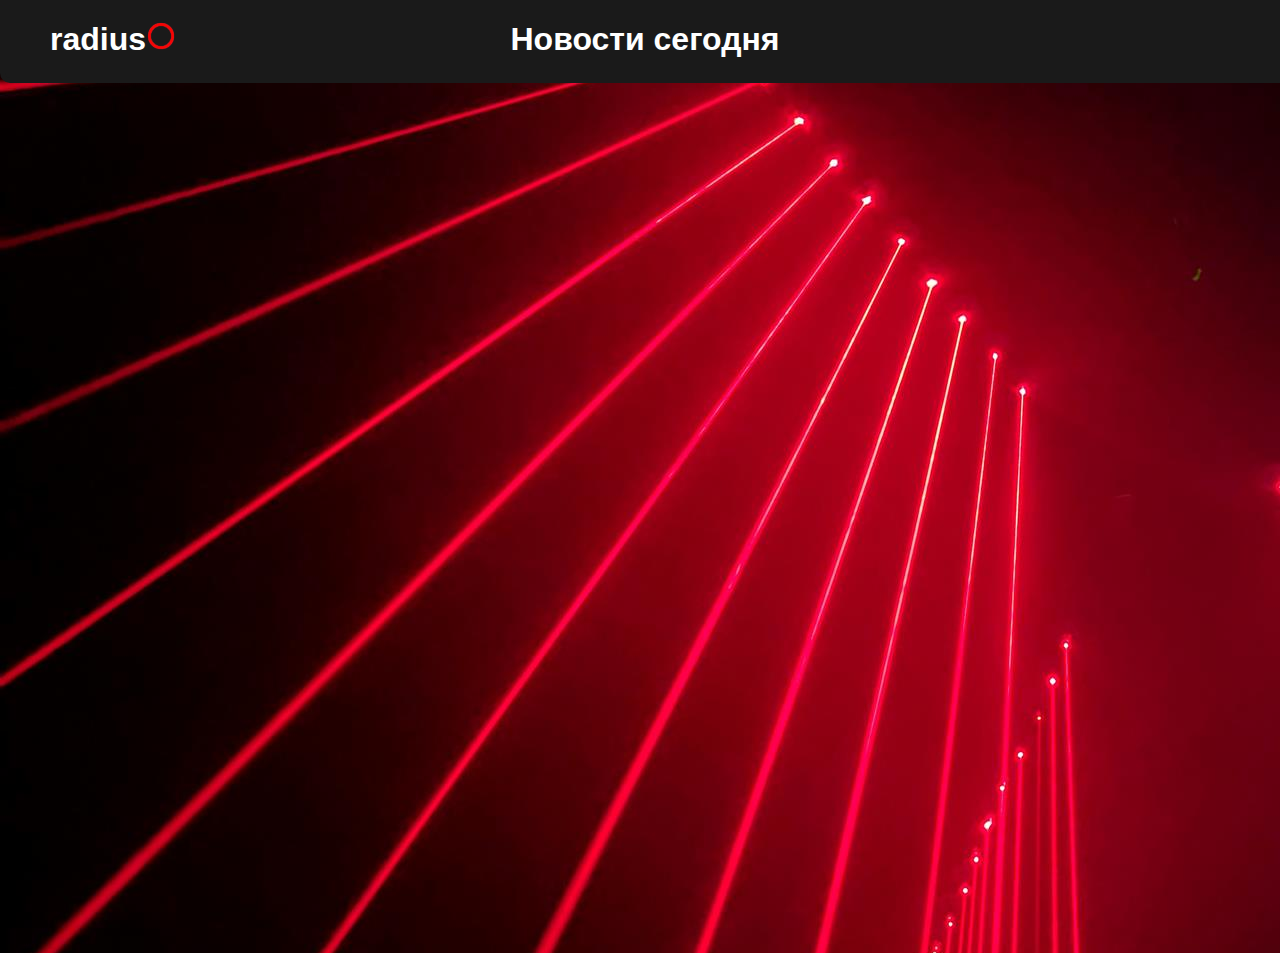
<file: index.html>
<!DOCTYPE html>
<html lang="en">
<head>
    <meta charset="UTF-8">
    <meta name="viewport" content="width=device-width, initial-scale=1.0">
    <link rel="icon" href="./img/favicon.png">
    <link rel="stylesheet" href="./style.css">
    <title data-meta-dynamic="true">radius - Новости из мира нанотехнологий!</title>
</head>
<div class="header">
    <br>
</div>
<body>
    <main>
        <head>
            <div class="list-menu">
                <br>
                <center><h1>Новости сегодня</h1></center>
                <div class="logo">
                    <p><h1><b>radius</h1></p>
                    <img src="./img/favicon.png" width="30px" height="30px" alt="logo">
                </div>
            </div>
        </head>
        <div class="news">
            <ul class="news1"> 
                <li><a href="./news/news1.html">Путин заявил о важности развития нанотехнологий, отметив, что без этого у российской экономики нет будущего.</a></li>
                <li><img class="newsi" src="./img/1.png" height="155" style="border-radius: 10px;"></li>
            </ul>
            
            
            <ul class="news2"> 
                <li><a href="./news/news2.html">Нобелевскую премию по химии дали создателям квантовых точек. Подробнее в статье</a></li>
                <li><img class="newsi" src="./img/2.jpg" height="155" style="border-radius: 10px;"></li>
            </ul>
            <ul class="news3"> 
                <li><a href="./news/news3.html">Представлен первый квантовый процессор в 3D-компоновке — кубиты в нём уложены стопкой</a></li>
                <li><img class="newsi" src="./img/3.jpg" height="155" style="border-radius: 10px;"></li>
            </ul>
            <ul class="news4"> 
                <li><a href="./news/news4.html">Ученые стали на шаг ближе к созданию «биокомпьютеров». Они будут использовать клетки человеческого мозга</a></li>
                <li><img class="newsi" src="./img/4.jpg" height="155" style="border-radius: 10px;"></li>
            </ul>
            <ul class="news5"> 
                <li><a href="./news/news5.html">«Воспроизводить механизмы работы мозга»: российские учёные — о создании биологического компьютера</a></li>
                <li><img class="newsi" src="./img/5.jpeg" height="155" style="border-radius: 10px;"></li>
            </ul>
        </div>
    </main>
</body>
</div>
</div>
</div>
</html>
</file>
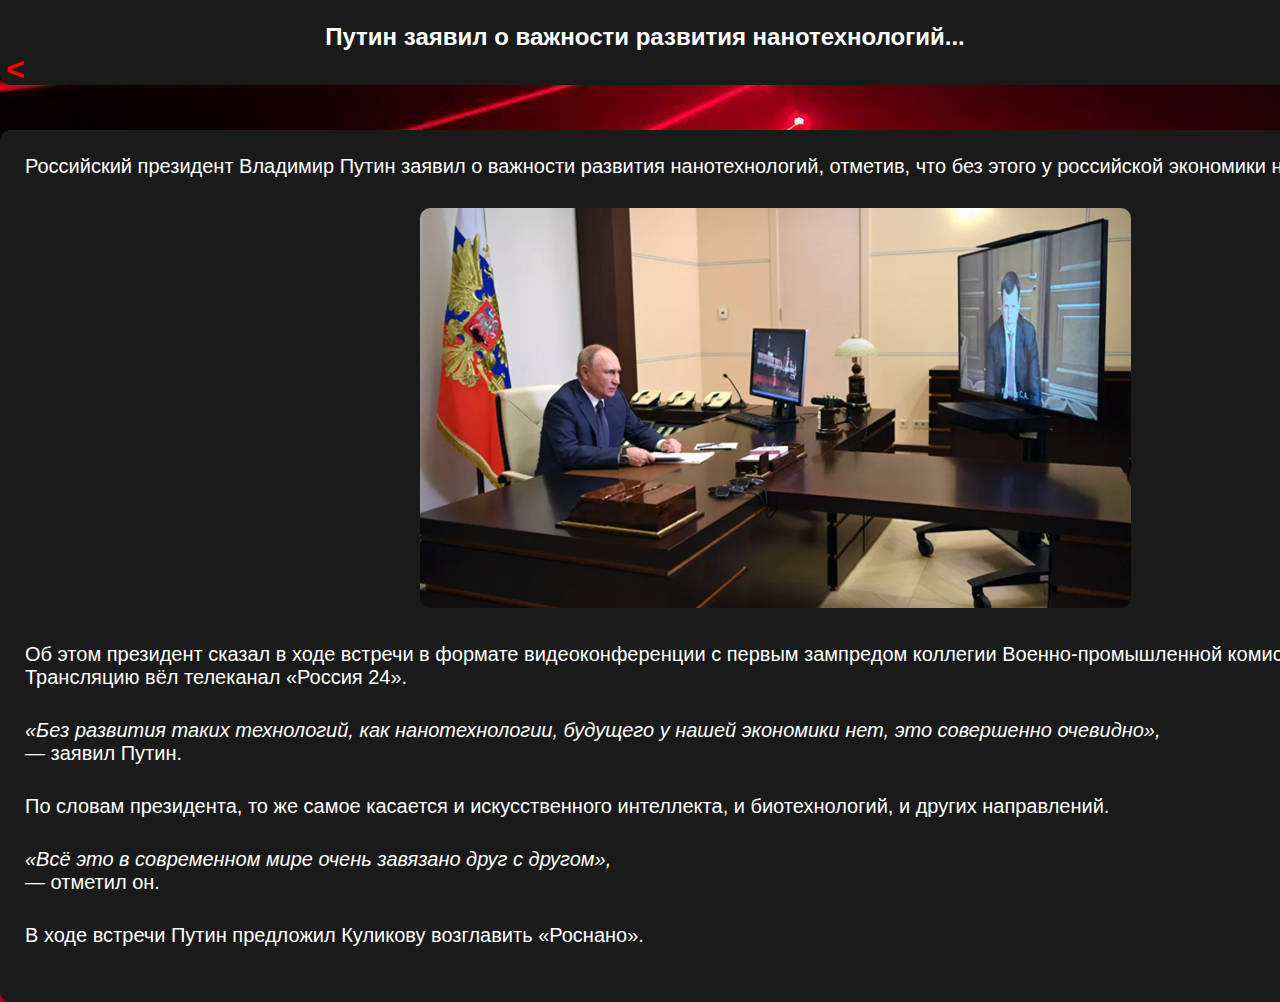
<file: news/news1.html>
<!DOCTYPE html>
<html lang="en">
<head>
    <meta charset="UTF-8">
    <meta name="viewport" content="width=device-width, initial-scale=1.0">
    <link rel="icon" href="../img/favicon.png">
    <link rel="stylesheet" href="./news-style.css">
    <div id="back">
    <title>Путин заявил о важности развития нанотехнологий, отметив, что без этого у российской экономики нет будущего.</title>
</head>
<div class="header">
    <br>
    <center><h2>Путин заявил о важности развития нанотехнологий...</h2></center> 
    <h1><a href="../index.html" style="color: red;"><</a></h1> 
</div>
<body>
<ul class="article">
    <li>Российский президент Владимир Путин заявил о важности развития нанотехнологий, отметив, что без этого у российской экономики нет будущего.</li>
    <li><center><img class="in" style="border-radius: 10px" src="../img/1.png"></center></li>
    <li>Об этом президент сказал в ходе встречи в формате видеоконференции с первым зампредом коллегии Военно-промышленной комиссии Сергеем Куликовым. Трансляцию вёл телеканал «Россия 24».</li>
    <li><i>«Без развития таких технологий, как нанотехнологии, будущего у нашей экономики нет, это совершенно очевидно»,</i>
    <p>— заявил Путин.</p></li>
    <li>По словам президента, то же самое касается и искусственного интеллекта, и биотехнологий, и других направлений.</li>
    <li><i>«Всё это в современном мире очень завязано друг с другом»,</i>
    <p> — отметил он.</p></li>
    <li>В ходе встречи Путин предложил Куликову возглавить «Роснано».</li>    
</div>
</div> 
</div>
</body>
</html>
</file>
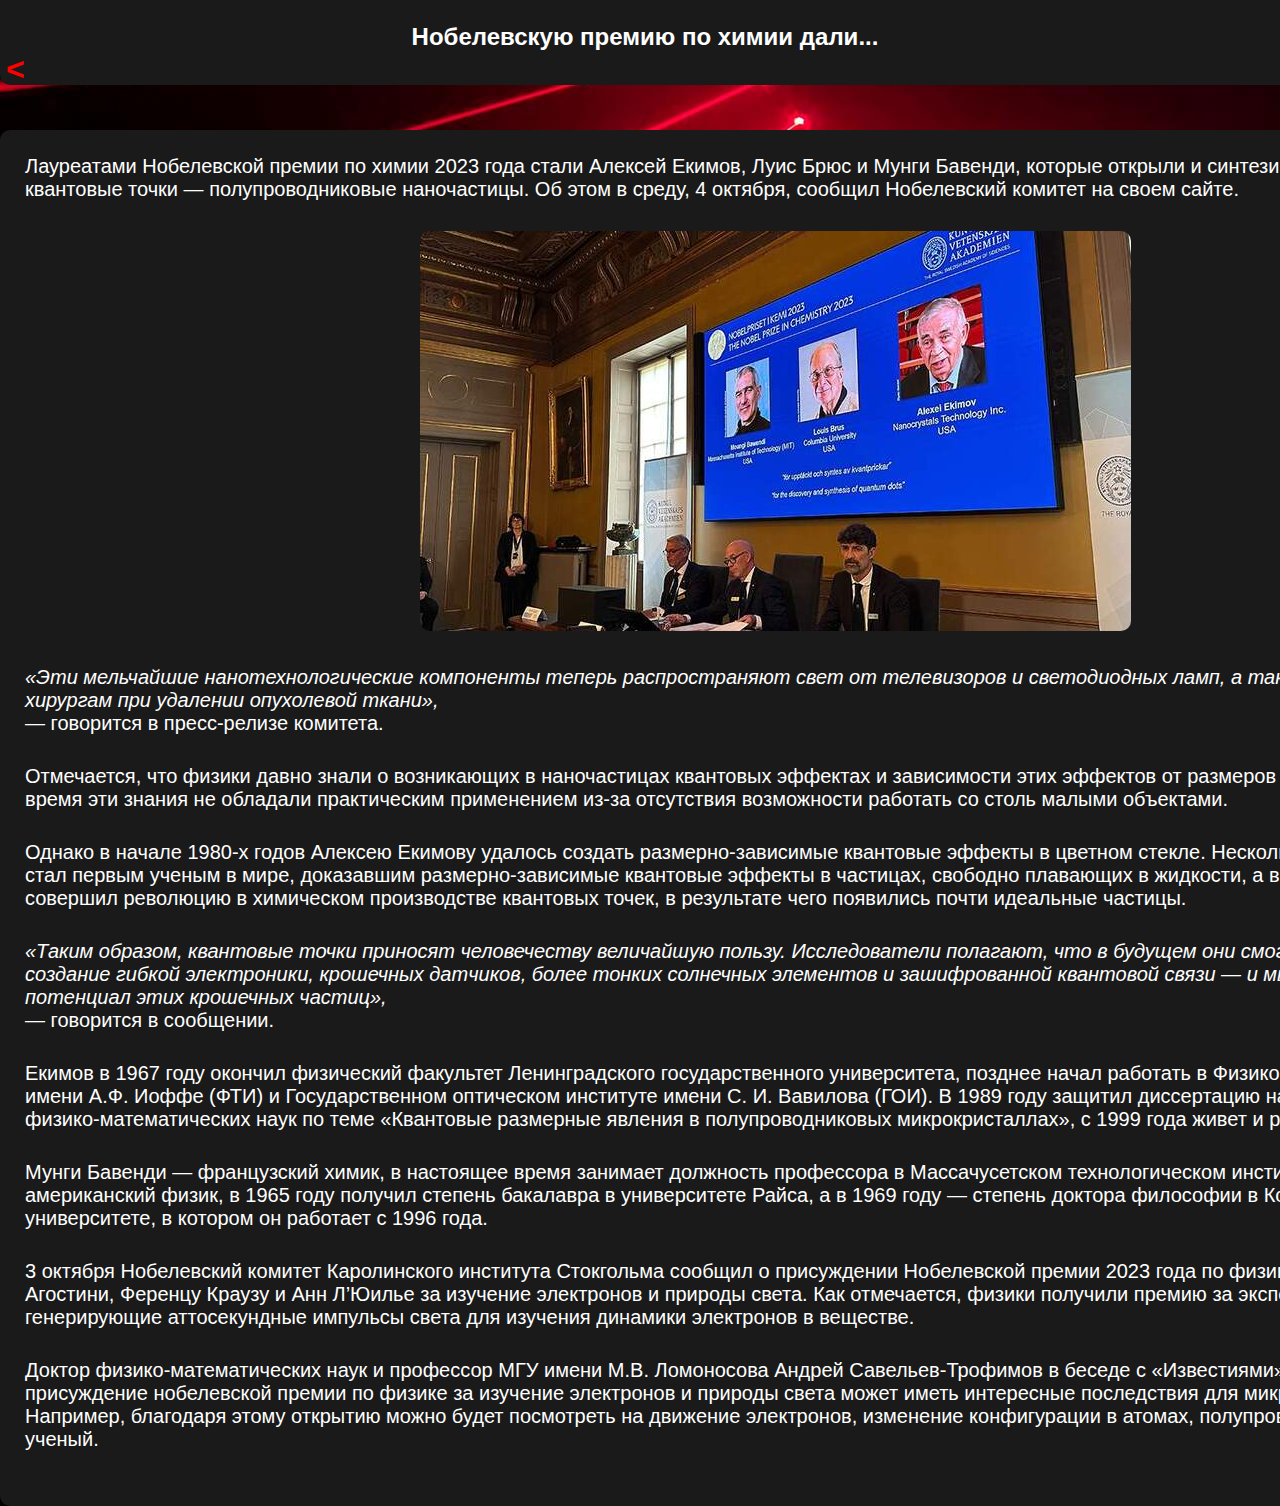
<file: news/news2.html>
<!DOCTYPE html>
<html lang="en">
<head>
    <meta charset="UTF-8">
    <meta name="viewport" content="width=device-width, initial-scale=1.0">
    <link rel="icon" href="../img/favicon.png">
    <link rel="stylesheet" href="./news-style.css">
    <title>Нобелевскую премию по химии дали создателям квантовых точек</title>
</head>
<div class="header">
<br>
<center><h2>Нобелевскую премию по химии дали...</h2></center> 
<h1><a href="../index.html" style="color: red;"><</a></h1>
</div>

<body>
    <ul class="article">
        <li>Лауреатами Нобелевской премии по химии 2023 года стали Алексей Екимов, Луис Брюс и Мунги Бавенди, которые открыли и синтезировали так называемые квантовые точки — полупроводниковые наночастицы. Об этом в среду, 4 октября, сообщил Нобелевский комитет на своем сайте.</li>
        <li><center><img class="in" style="border-radius: 10px" src="../img/2.jpg"></center></li>
        <li><i>«Эти мельчайшие нанотехнологические компоненты теперь распространяют свет от телевизоров и светодиодных ламп, а также могут помочь хирургам при удалении опухолевой ткани»,</i>
        <p>— говорится в пресс-релизе комитета.</p></li>
        <li>Отмечается, что физики давно знали о возникающих в наночастицах квантовых эффектах и зависимости этих эффектов от размеров частиц. При этом долгое время эти знания не обладали практическим применением из-за отсутствия возможности работать со столь малыми объектами.</li>
        <li>Однако в начале 1980-х годов Алексею Екимову удалось создать размерно-зависимые квантовые эффекты в цветном стекле. Несколько лет спустя Луи Брус стал первым ученым в мире, доказавшим размерно-зависимые квантовые эффекты в частицах, свободно плавающих в жидкости, а в 1993 году Мунги Бавенди совершил революцию в химическом производстве квантовых точек, в результате чего появились почти идеальные частицы.</li>
        <li><i>«Таким образом, квантовые точки приносят человечеству величайшую пользу. Исследователи полагают, что в будущем они смогут внести свой вклад в создание гибкой электроники, крошечных датчиков, более тонких солнечных элементов и зашифрованной квантовой связи — и мы только начали изучать потенциал этих крошечных частиц»,</i>
        <p>— говорится в сообщении.</p></li>    
        <li>Екимов в 1967 году окончил физический факультет Ленинградского государственного университета, позднее начал работать в Физико-техническом институте имени А.Ф. Иоффе (ФТИ) и Государственном оптическом институте имени С. И. Вавилова (ГОИ). В 1989 году защитил диссертацию на степень доктора физико-математических наук по теме «Квантовые размерные явления в полупроводниковых микрокристаллах», с 1999 года живет и работает в США.</li>
        <li>Мунги Бавенди — французский химик, в настоящее время занимает должность профессора в Массачусетском технологическом институте. Луис Брюс — американский физик, в 1965 году получил степень бакалавра в университете Райса, а в 1969 году — степень доктора философии в Колумбийском университете, в котором он работает с 1996 года.</li>
        <li>3 октября Нобелевский комитет Каролинского института Стокгольма сообщил о присуждении Нобелевской премии 2023 года по физике ученым Пьеру Агостини, Ференцу Краузу и Анн Л’Юилье за изучение электронов и природы света. Как отмечается, физики получили премию за экспериментальные методы, генерирующие аттосекундные импульсы света для изучения динамики электронов в веществе.</li>
        <li>Доктор физико-математических наук и профессор МГУ имени M.В. Ломоносова Андрей Савельев-Трофимов в беседе с «Известиями» заявил, что присуждение нобелевской премии по физике за изучение электронов и природы света может иметь интересные последствия для микроэлектроники. Например, благодаря этому открытию можно будет посмотреть на движение электронов, изменение конфигурации в атомах, полупроводниках рассказал ученый.</li>

    </div>
</body>
</html>
</file>
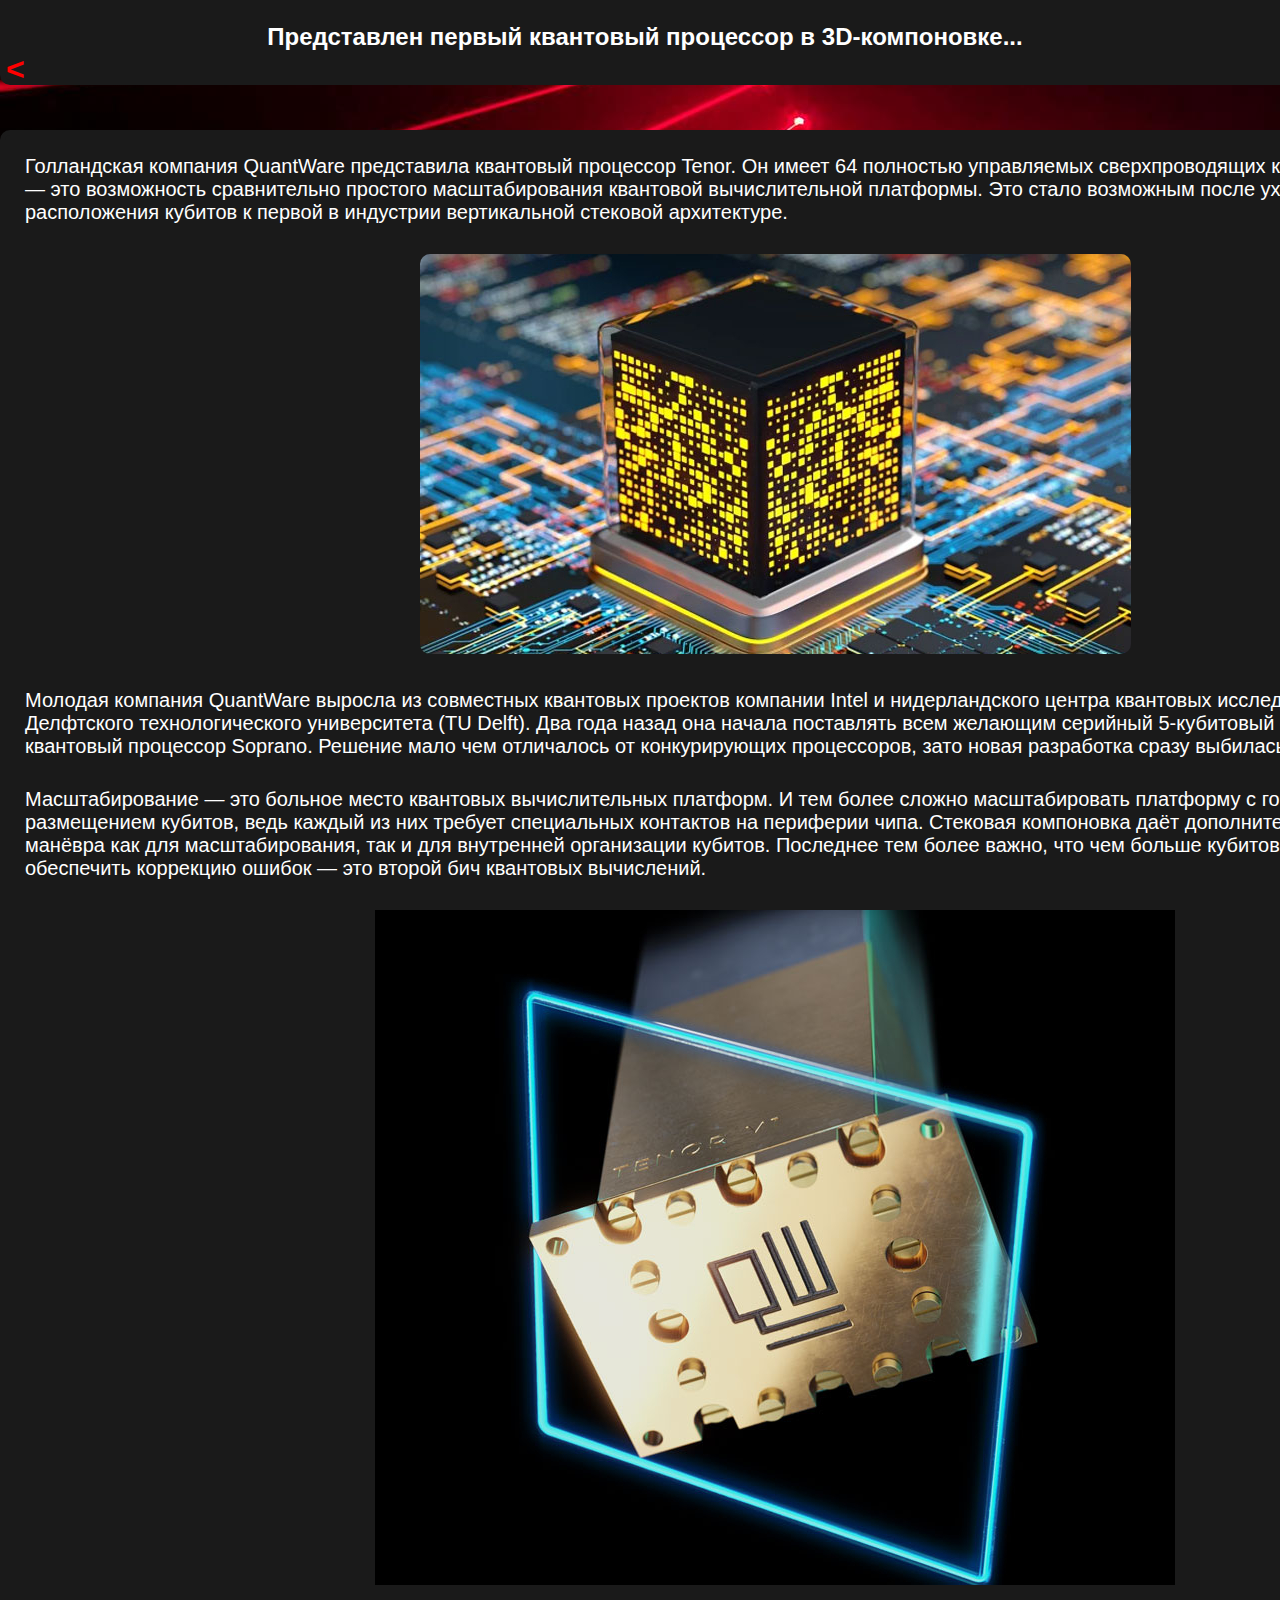
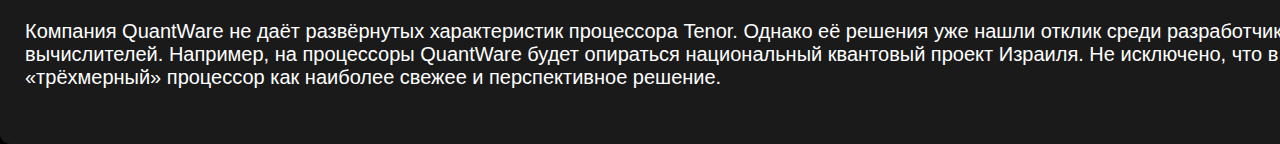
<file: news/news3.html>
<!DOCTYPE html>
<html lang="en">
<head>
    <meta charset="UTF-8">
    <meta name="viewport" content="width=device-width, initial-scale=1.0">
    <link rel="icon" href="../img/favicon.png">
    <link rel="stylesheet" href="./news-style.css">
    <div id="back">
    <title>Путин заявил о важности развития нанотехнологий, отметив, что без этого у российской экономики нет будущего.</title>
</head>
<div class="header">
    <br>
    <center><h2>Представлен первый квантовый процессор в 3D-компоновке...</h2></center> 
    <h1><a href="../index.html" style="color: red;"><</a></h1> 
</div>
<body>
<ul class="article">
    <li>Голландская компания QuantWare представила квантовый процессор Tenor. Он имеет 64 полностью управляемых сверхпроводящих кубита. Но главное в нём — это возможность сравнительно простого масштабирования квантовой вычислительной платформы. Это стало возможным после ухода от планарного расположения кубитов к первой в индустрии вертикальной стековой архитектуре.</li>
    <li><center><img src="../img/3.jpg" style="border-radius: 10px;"></center></li>    
    <li>Молодая компания QuantWare выросла из совместных квантовых проектов компании Intel и нидерландского центра квантовых исследований QuTech Делфтского технологического университета (TU Delft). Два года назад она начала поставлять всем желающим серийный 5-кубитовый сверхпроводящий квантовый процессор Soprano. Решение мало чем отличалось от конкурирующих процессоров, зато новая разработка сразу выбилась из ряда предложений.</li>
    <li>Масштабирование — это больное место квантовых вычислительных платформ. И тем более сложно масштабировать платформу с горизонтальным размещением кубитов, ведь каждый из них требует специальных контактов на периферии чипа. Стековая компоновка даёт дополнительное пространство для манёвра как для масштабирования, так и для внутренней организации кубитов. Последнее тем более важно, что чем больше кубитов можно связать, тем легче обеспечить коррекцию ошибок — это второй бич квантовых вычислений.</li>
    <li><center><img src="../img/3(1).jpg"</center></li>
    <li>Компания QuantWare не даёт развёрнутых характеристик процессора Tenor. Однако её решения уже нашли отклик среди разработчиков квантовых вычислителей. Например, на процессоры QuantWare будет опираться национальный квантовый проект Израиля. Не исключено, что в работу будет взят уже «трёхмерный» процессор как наиболее свежее и перспективное решение.</li>
</div>
</div> 
</div>
</body>
</html>
</file>
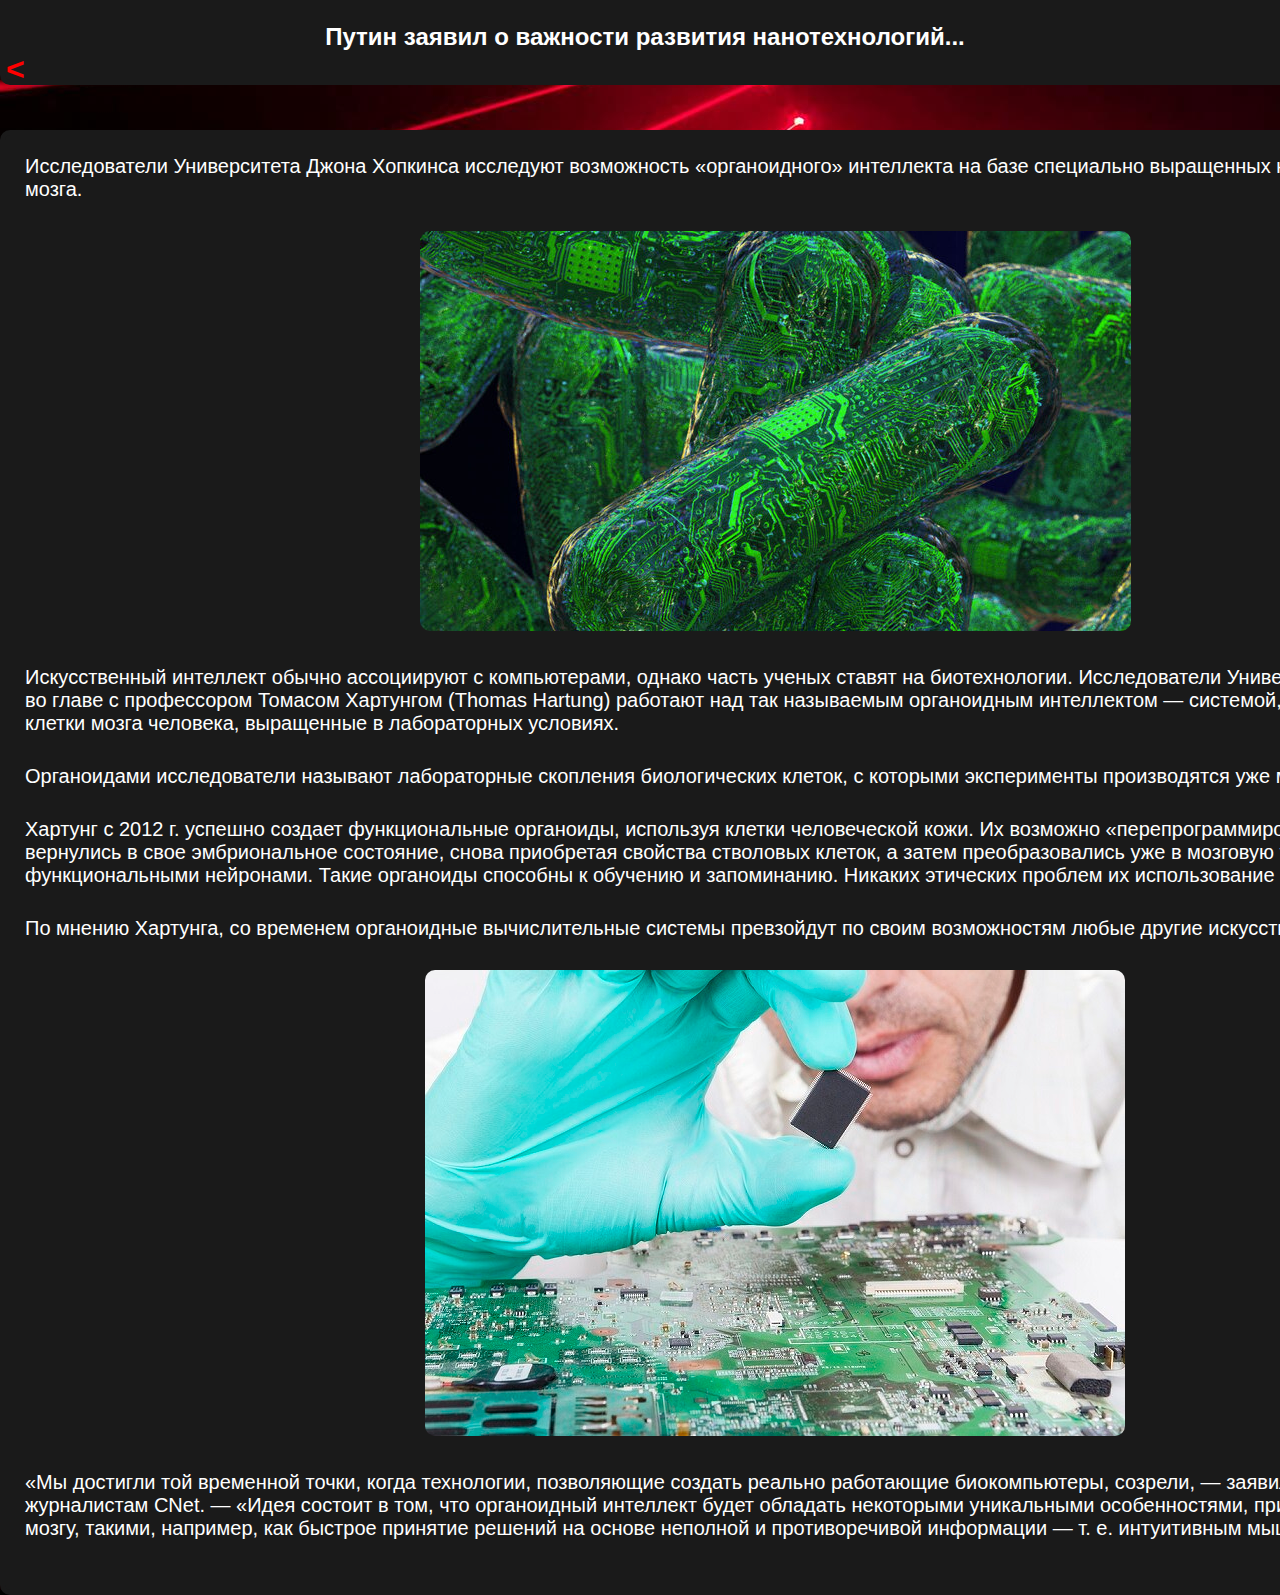
<file: news/news4.html>
<!DOCTYPE html>
<html lang="en">
<head>
    <meta charset="UTF-8">
    <meta name="viewport" content="width=device-width, initial-scale=1.0">
    <link rel="icon" href="../img/favicon.png">
    <link rel="stylesheet" href="./news-style.css">
    <div id="back">
    <title>Путин заявил о важности развития нанотехнологий, отметив, что без этого у российской экономики нет будущего.</title>
</head>
<div class="header">
    <br>
    <center><h2>Путин заявил о важности развития нанотехнологий...</h2></center> 
    <h1><a href="../index.html" style="color: red;"><</a></h1> 
</div>
<body>
<ul class="article">
    <li>Исследователи Университета Джона Хопкинса исследуют возможность «органоидного» интеллекта на базе специально выращенных клеток человеческого мозга.</li>
    <li><center><img class="in" style="border-radius: 10px" src="../img/4.jpg"></center></li>
    <li>Искусственный интеллект обычно ассоциируют с компьютерами, однако часть ученых ставят на биотехнологии. Исследователи Университета Джона Хопкинса во главе с профессором Томасом Хартунгом (Thomas Hartung) работают над так называемым органоидным интеллектом — системой, основу которой составят клетки мозга человека, выращенные в лабораторных условиях.</li>
    <li>Органоидами исследователи называют лабораторные скопления биологических клеток, с которыми эксперименты производятся уже много лет.</li>
    <li>Хартунг с 2012 г. успешно создает функциональные органоиды, используя клетки человеческой кожи. Их возможно «перепрограммировать» так, чтобы они вернулись в свое эмбриональное состояние, снова приобретая свойства стволовых клеток, а затем преобразовались уже в мозговую ткань с функциональными нейронами. Такие органоиды способны к обучению и запоминанию. Никаких этических проблем их использование не создает.</li>
    <li>По мнению Хартунга, со временем органоидные вычислительные системы превзойдут по своим возможностям любые другие искусственные системы.</li>
    <li><center><img style="border-radius: 10px" src="../img/4(1).jpg"</center></li> 
    <li>«Мы достигли той временной точки, когда технологии, позволяющие создать реально работающие биокомпьютеры, созрели, — заявил Хартунг в письме журналистам CNet. — «Идея состоит в том, что органоидный интеллект будет обладать некоторыми уникальными особенностями, присущими человеческому мозгу, такими, например, как быстрое принятие решений на основе неполной и противоречивой информации — т. е. интуитивным мышлением».</li>

</div>
</div> 
</div>
</body>
</html>
</file>
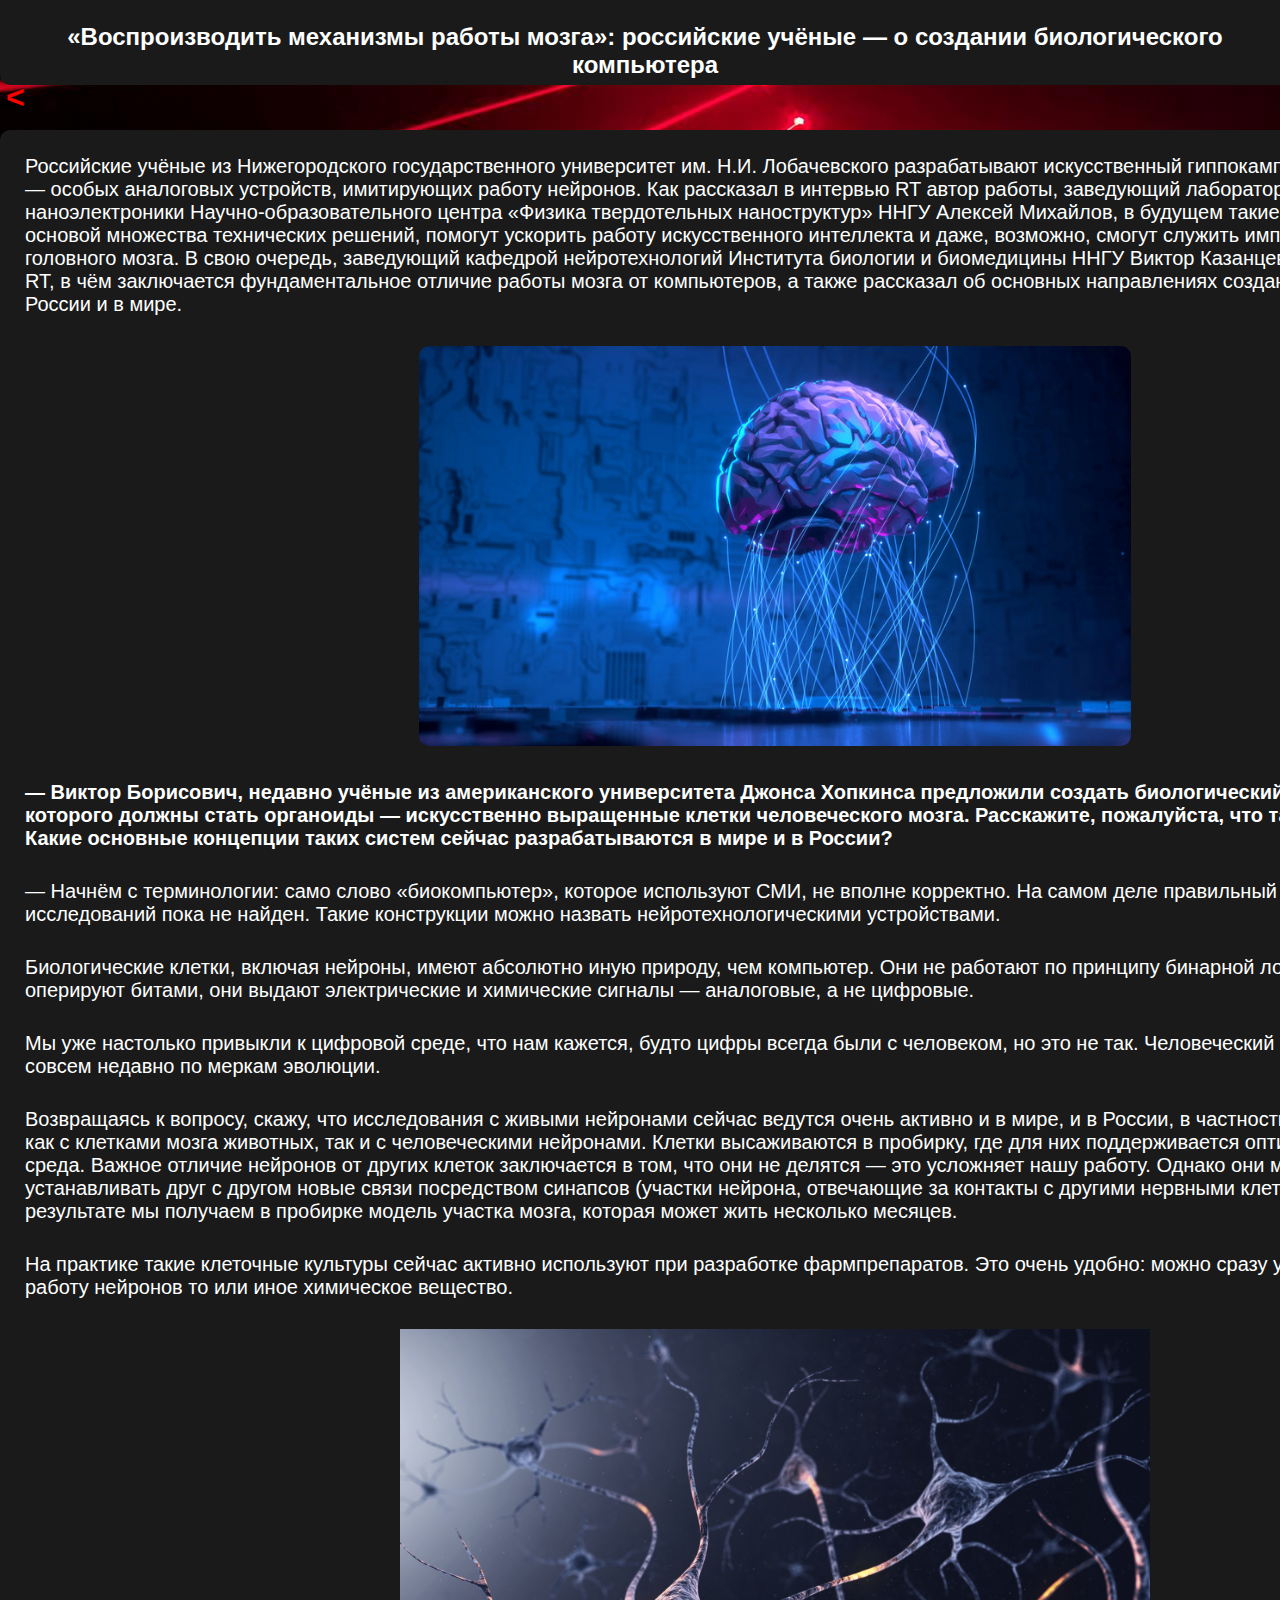
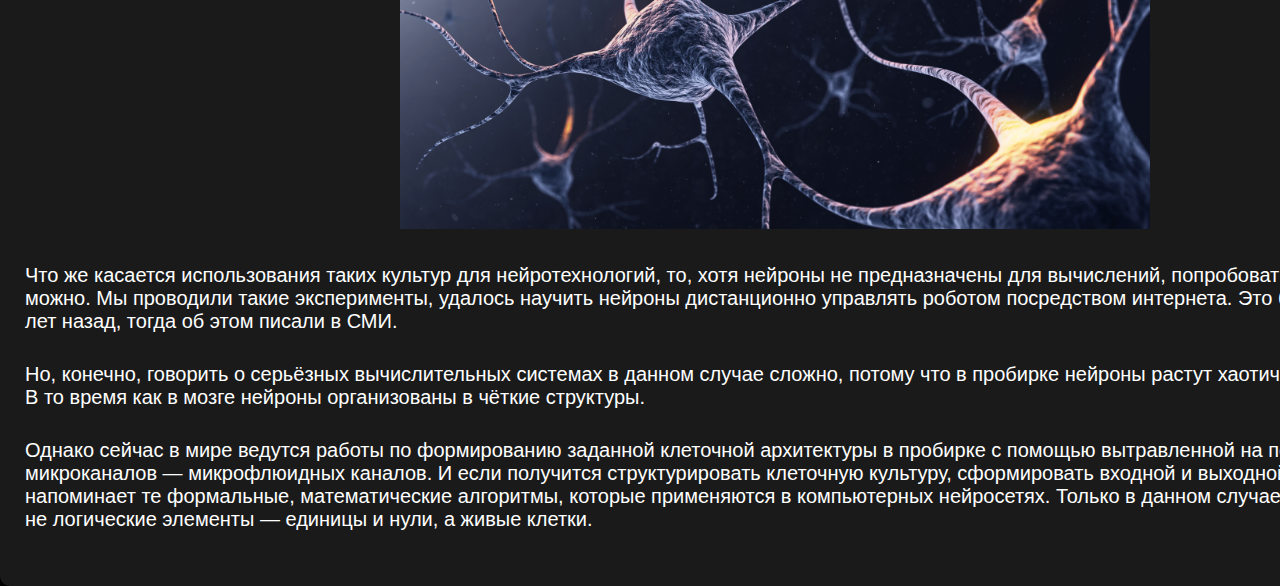
<file: news/news5.html>
<!DOCTYPE html>
<html lang="en">
<head>
    <meta charset="UTF-8">
    <meta name="viewport" content="width=device-width, initial-scale=1.0">
    <link rel="icon" href="../img/favicon.png">
    <link rel="stylesheet" href="./news-style.css">
    <div id="back">
    <title>Путин заявил о важности развития нанотехнологий, отметив, что без этого у российской экономики нет будущего.</title>
</head>
<div class="header">
    <br>
    <center><h2>«Воспроизводить механизмы работы мозга»: российские учёные — о создании биологического компьютера</h2></center> 
    <h1><a href="../index.html" style="color: red;"><</a></h1> 
</div>
<body>
<ul class="article">
    <li>Российские учёные из Нижегородского государственного университет им. Н.И. Лобачевского разрабатывают искусственный гиппокамп на основе мемристоров — особых аналоговых устройств, имитирующих работу нейронов. Как рассказал в интервью RT автор работы, заведующий лабораторией мемристорной наноэлектроники Научно-образовательного центра «Физика твердотельных наноструктур» ННГУ Алексей Михайлов, в будущем такие устройства станут основой множества технических решений, помогут ускорить работу искусственного интеллекта и даже, возможно, смогут служить имплантами участков головного мозга. В свою очередь, заведующий кафедрой нейротехнологий Института биологии и биомедицины ННГУ Виктор Казанцев объяснил в интервью RT, в чём заключается фундаментальное отличие работы мозга от компьютеров, а также рассказал об основных направлениях создания биокомпьютеров в России и в мире.</li>
    <li><center><img class="in" style="border-radius: 10px" src="../img/5.jpeg"></center></li>
    <li><b>— Виктор Борисович, недавно учёные из американского университета Джонса Хопкинса предложили создать биологический компьютер, основой которого должны стать органоиды — искусственно выращенные клетки человеческого мозга. Расскажите, пожалуйста, что такое биокомпьютер? Какие основные концепции таких систем сейчас разрабатываются в мире и в России?</b></li>
    <li>— Начнём с терминологии: само слово «биокомпьютер», которое используют СМИ, не вполне корректно. На самом деле правильный термин для этой области исследований пока не найден. Такие конструкции можно назвать  нейротехнологическими устройствами.</li>
    <li>Биологические клетки, включая нейроны, имеют абсолютно иную природу, чем компьютер. Они не работают по принципу бинарной логики, нейроны не оперируют битами, они выдают электрические и химические сигналы — аналоговые, а не цифровые.</li>
    <li>Мы уже настолько привыкли к цифровой среде, что нам кажется, будто цифры всегда были с человеком, но это не так. Человеческий разум создал математику совсем недавно по меркам эволюции.</li>
    <li>Возвращаясь к вопросу, скажу, что исследования с живыми нейронами сейчас ведутся очень активно и в мире, и в России, в частности в ННГУ. Мы работаем как с клетками мозга животных, так и с человеческими нейронами. Клетки высаживаются в пробирку, где для них поддерживается оптимальная питательная среда. Важное отличие нейронов от других клеток заключается в том, что они не делятся — это усложняет нашу работу. Однако они могут расти и устанавливать друг с другом новые связи посредством синапсов (участки нейрона, отвечающие за контакты с другими нервными клетками. — RT). В результате мы получаем в пробирке модель участка мозга, которая может жить несколько месяцев.</li>    
    <li>На практике такие клеточные культуры сейчас активно используют при разработке фармпрепаратов. Это очень удобно: можно сразу увидеть, как влияет на работу нейронов то или иное химическое вещество.</li>
    <li><center><img src="../img/5(1).jpeg" height="500px"><center></li>
    <li>Что же касается использования таких культур для нейротехнологий, то, хотя нейроны не предназначены для вычислений, попробовать научить их этому можно. Мы проводили такие эксперименты, удалось научить нейроны дистанционно управлять роботом посредством интернета. Это было давно, около десяти лет назад, тогда об этом писали в СМИ.</li>
    <li>Но, конечно, говорить о серьёзных вычислительных системах в данном случае сложно, потому что в пробирке нейроны растут хаотично, во всех направлениях. В то время как в мозге нейроны организованы в чёткие структуры.</li>
    <li>Однако сейчас в мире ведутся работы по формированию заданной клеточной архитектуры в пробирке с помощью вытравленной на подложке сети микроканалов — микрофлюидных каналов. И если получится структурировать клеточную культуру, сформировать входной и выходной слои, то это уже напоминает те формальные, математические алгоритмы, которые применяются в компьютерных нейросетях. Только в данном случае работу будут выполнять не логические элементы — единицы и нули, а живые клетки.</li>
</div>
</div> 
</div>
</body>
</html>
</file>
<file: style.css>
*{
    margin: 0%;
}
body{
    color: white;
    font-family: 'Trebuchet MS', 'Lucida Sans Unicode', 'Lucida Grande', 'Lucida Sans', Arial, sans-serif;
    margin: 0px;
    background-image: url(./img/back.jpg);

}
a:link{
    outline: none;
    text-decoration: none;
    color: white;

}
  a:visited {
    color: white;
  }
  
  a:focus {
    border: 1px solid red;

    background: red;
  }
  
  a:hover {
    border: 1px solid red;
    background: red;
  }
  
  a:active {
    background: red;
  }

head{
    height: 35px;
    width: 100%;
    align-items: center;

}

.list-menu{
    height: 75px;
    width: 100%;
    background-color: #1a1a1a;
    border: 5px solid #1a1a1a;
    border-bottom-left-radius: 10px;
    border-bottom-right-radius: 10px;
    position: relative;
    bottom: 20px;


}
.logo{
    display: flex;
    position: absolute;
    top: 17.5px;
    left: 45px;
    
}
.menu{
    list-style: none;
    display: flex;
}
.news{
    margin: auto;
    animation: ani 1s forwards;
    transform: translateY(-150%);
    
}
    
.news1{
    margin: auto;
    align-items: center;
    display: flex;
    list-style-type: none;
    font-size: 20px;
    border-radius: 10px;
    position: relative;
    top: 40px;
    background-color: #1a1a1a;
    border: 5px solid #1a1a1a;
    border-radius: 10px;
    width: 1000px;

}
.news2{
    margin: auto;
    align-items: center;
    display: flex;
    list-style-type: none;
    font-size: 20px;
    border-radius: 10px;
    position: relative;
    top: 50px;
    background-color: #1a1a1a;
    border: 5px solid #1a1a1a;
    border-radius: 10px;
    width: 1000px;
}
.news3{
    margin: auto;
    align-items: center;
    display: flex;
    list-style-type: none;
    font-size: 20px;
    border-radius: 10px;
    position: relative;
    top: 60px;
    background-color: #1a1a1a;
    border: 5px solid #1a1a1a;
    border-radius: 10px;
    width: 1000px;
    
}
.newsi{
    position: relative;
    margin-left: 50px;
    top: 2px;
    right:2px;

}

.news4{
    margin: auto;
    align-items: center;
    display: flex;
    list-style-type: none;
    font-size: 20px;
    border-radius: 10px;
    position: relative;
    top: 70px;
    background-color: #1a1a1a;
    border: 5px solid #1a1a1a;
    border-radius: 10px;
    width: 1000px;

}
.news5{
    margin: auto;
    align-items: center;
    display: flex;
    list-style-type: none;
    font-size: 20px;
    border-radius: 10px;
    position: relative;
    top: 80px;
    background-color: #1a1a1a;
    border: 5px solid #1a1a1a;
    border-radius: 10px;
    width: 1000px;
}

.news1:hover:hover, .news2:hover:hover, .news3:hover:hover, .news4:hover:hover, .news5:hover:hover{
    transform: scale(1.1,1.1);
    transition: all 0.2s linear;
}

  @keyframes ani {
    0% {transform: translateY(150%);}
    100% {transform: translateY(0);}
  }
</file>
<file: news/news-style.css>
*{
    margin: 0%;
}
body{
    color: white;
    font-family: 'Trebuchet MS', 'Lucida Sans Unicode', 'Lucida Grande', 'Lucida Sans', Arial, sans-serif;
    margin: 0px;
    background-color: black;
    background-image: url(../img/back.jpg);

}
li{
    margin-bottom: 30px;
}
.article{
    margin: auto;
    padding: 20px ;
    display:block;
    list-style-type: none;
    font-size: 20px;
    border-radius: 10px;
    position: relative;
    top: 45px;
    background-color: #1a1a1a;
    border: 5px solid #1a1a1a;
    border-radius: 10px;
    width: 1500px;  
    animation: ani 1s forwards; 

}
a:link{
    outline: none;
    text-decoration: none;
    padding: 2px 1px 0;
    color: white;

}

head{
    height: 35px;
    width: 100%;
    align-items: center;

}
.header{
    height: 75px;
    width: 100%;
    background-color: #1a1a1a;
    border: 5px solid #1a1a1a;
    border-bottom-left-radius: 10px;
    border-bottom-right-radius: 10px;
    position: relative;
    margin: 0px;
}
.in{
    margin: auto;
    position: relative;
    max-height: 400px;
}
@keyframes ani {
    0% {transform: translateY(150%);}
    100% {transform: translateY(0);}
  }
</file>
